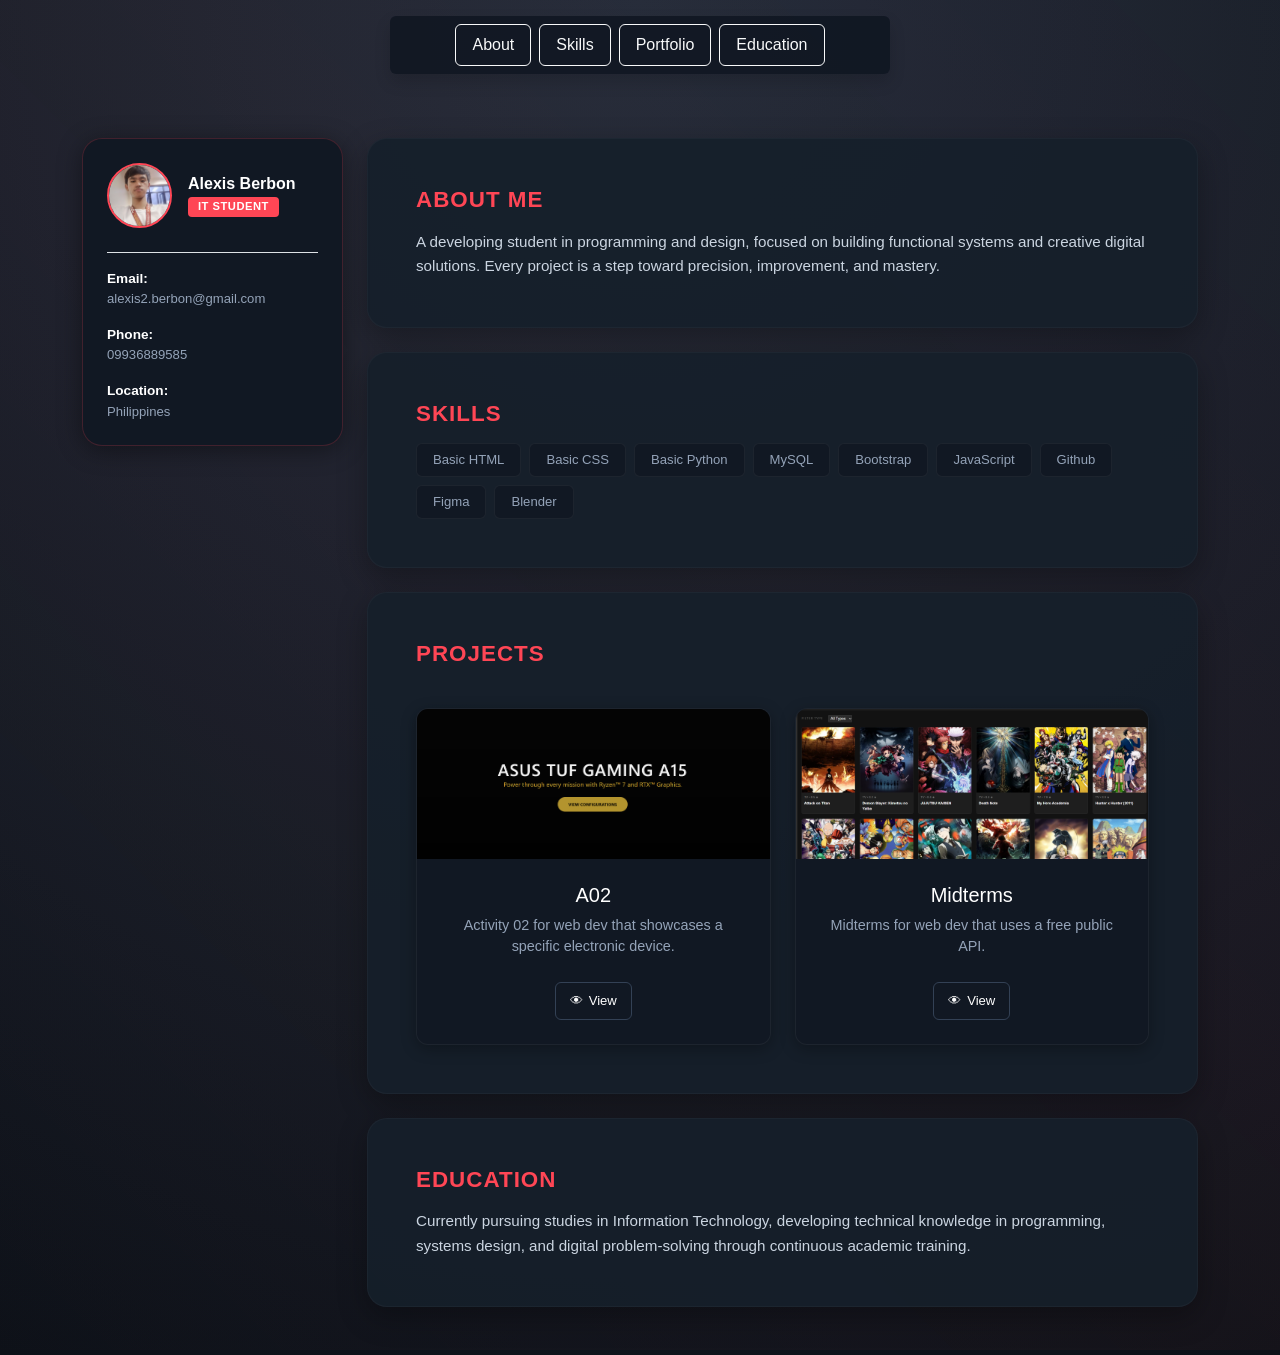
<file: index.html>
<!DOCTYPE html>
<html lang="en">

<head>
    <meta charset="UTF-8">
    <meta name="viewport" content="width=device-width, initial-scale=1">
    <title>Portfolio - Alexis Berbon</title>

    <link href="https://cdn.jsdelivr.net/npm/bootstrap@5.3.8/dist/css/bootstrap.min.css" rel="stylesheet"
        integrity="sha384-sRIl4kxILFvY47J16cr9ZwB07vP4J8+LH7qKQnuqkuIAvNWLzeN8tE5YBujZqJLB" crossorigin="anonymous">
    <link rel="stylesheet" href="css/style.css">
</head>

<body>

    <div class="bg-animation"></div>

    <!-- Desktop Navigation Bar (Top) -->
    <div class="d-none d-md-flex justify-content-center gap-2 position-sticky top-0 p-2 rounded shadow bg-dark mx-auto my-3" style="z-index: 1020; max-width: 500px; background-color: rgba(17, 24, 35, 0.95) !important;">
        <a href="#about-me" class="btn btn-outline-light px-3 py-2">About</a>
        <a href="#skills" class="btn btn-outline-light px-3 py-2">Skills</a>
        <a href="#portfolio" class="btn btn-outline-light px-3 py-2">Portfolio</a>
        <a href="#education" class="btn btn-outline-light px-3 py-2">Education</a>
    </div>

    <!-- Mobile Navigation Bar (Bottom) -->
    <div class="d-flex d-md-none justify-content-center gap-2 position-fixed bottom-0 start-50 translate-middle-x p-2 rounded shadow bg-dark mb-3 w-75" style="z-index: 1050; max-width: 400px; background-color: rgba(17, 24, 35, 0.95) !important;">
        <a href="#about-me" class="btn btn-outline-light px-2 py-1 flex-fill text-center" style="font-size: 0.75rem;">About</a>
        <a href="#skills" class="btn btn-outline-light px-2 py-1 flex-fill text-center" style="font-size: 0.75rem;">Skills</a>
        <a href="#portfolio" class="btn btn-outline-light px-2 py-1 flex-fill text-center" style="font-size: 0.75rem;">Portfolio</a>
        <a href="#education" class="btn btn-outline-light px-2 py-1 flex-fill text-center" style="font-size: 0.75rem;">Education</a>
    </div>

    <div class="container py-5">
        <div class="row g-4 align-items-start">

            <!-- Sidebar / Header Column -->
            <div class="col-lg-3 col-12">
                <header class="profile-card p-4">
                    <div class="profile-header-inline d-flex align-items-center gap-3 mb-4">
                        <img src="content/profile.jpg" alt="Profile Picture" class="profile-pic">
                        <div class="profile-title-area d-flex flex-column align-items-start">
                            <h1 class="h6 mb-1 text-white fw-semibold">Alexis Berbon</h1>
                            <span class="badge">IT Student</span>
                        </div>
                    </div>

                    <div class="contact-info border-top pt-3">
                        <p class="mb-3"><strong>Email:</strong><br><a
                                href="mailto:alexis2.berbon@gmail.com">alexis2.berbon@gmail.com</a></p>
                        <p class="mb-3"><strong>Phone:</strong><br>09936889585</p>
                        <p class="mb-0"><strong>Location:</strong><br>Philippines</p>
                    </div>
                </header>
            </div>

            <!-- Main Content Column -->
            <div class="col-lg-9 col-12">
                <main class="main-content d-flex flex-column gap-4">

                    <!-- About Me -->
                    <section class="content-card p-4 p-md-5">
                        <h2 id="about-me" class="h5 mb-3">About Me</h2>
                        <p class="mb-0">
                            A developing student in programming and design,
                            focused on building functional systems and creative digital solutions.
                            Every project is a step toward precision, improvement, and mastery.
                        </p>
                    </section>

                    <!-- Skills -->
                    <section class="content-card p-4 p-md-5">
                        <h2 id="skills" class="h5 mb-3">Skills</h2>
                        <div class="skills-container d-flex flex-wrap gap-2">
                            <span class="skill-tag">Basic HTML</span>
                            <span class="skill-tag">Basic CSS</span>
                            <span class="skill-tag">Basic Python</span>
                            <span class="skill-tag">MySQL</span>
                            <span class="skill-tag">Bootstrap</span>
                            <span class="skill-tag">JavaScript</span>
                            <span class="skill-tag">Github</span>
                            <span class="skill-tag">Figma</span>
                            <span class="skill-tag">Blender</span>
                        </div>
                    </section>

                    <!-- Portfolio -->
                    <section class="content-card p-4 p-md-5">
                        <h2 id="portfolio" class="h5 mb-3">Projects</h2>
                        <div class="row g-4 mt-1">

                            <!-- Project A02 -->
                            <div class="col-md-6 col-12">
                                <article class="project-card-v2 h-100 d-flex flex-column">
                                    <div class="project-preview-wrap">
                                        <img src="content/tuf-banner.png" alt="A02 Preview" class="project-preview-img">
                                    </div>
                                    <div class="project-details-v2 p-4 text-center d-flex flex-column flex-grow-1">
                                        <h3 class="h5 text-white mb-2">A02</h3>
                                        <p class="mb-4">Activity 02 for web dev that showcases a specific electronic device.</p>
                                        <div class="project-actions-v2 mt-auto">
                                            <a href="A02/index.html" class="action-btn-v2">
                                                <span>👁</span> View
                                            </a>
                                        </div>
                                    </div>
                                </article>
                            </div>

                            <!-- Project Midterms -->
                            <div class="col-md-6 col-12">
                                <article class="project-card-v2 h-100 d-flex flex-column">
                                    <div class="project-preview-wrap">
                                        <img src="content/anime.png" alt="Midterm Project Preview"
                                            class="project-preview-img">
                                    </div>
                                    <div class="project-details-v2 p-4 text-center d-flex flex-column flex-grow-1">
                                        <h3 class="h5 text-white mb-2">Midterms</h3>
                                        <p class="mb-4">Midterms for web dev that uses a free public API.</p>
                                        <div class="project-actions-v2 mt-auto">
                                            <a href="Midterm/index.html" class="action-btn-v2">
                                                <span>👁</span> View
                                            </a>
                                        </div>
                                    </div>
                                </article>
                            </div>

                        </div>
                    </section>

                    <!-- Education -->
                    <section class="content-card p-4 p-md-5">
                        <h2 id="education" class="h5 mb-3">Education</h2>
                        <p class="mb-0">
                            Currently pursuing studies in Information Technology,
                            developing technical knowledge in programming,
                            systems design, and digital problem-solving through continuous academic training.
                        </p>
                    </section>

                </main>
            </div>

        </div>
    </div>

    <!-- Bootstrap JS Bundle -->
    <script src="https://cdn.jsdelivr.net/npm/bootstrap@5.3.8/dist/js/bootstrap.bundle.min.js"
        integrity="sha384-FKyoEForCGlyvwx9Hj09JcYn3nv7wiPVlz7YYwJrWVcXK/BmnVDxM+D2scQbITxI"
        crossorigin="anonymous"></script>
</body>

</html>
</file>
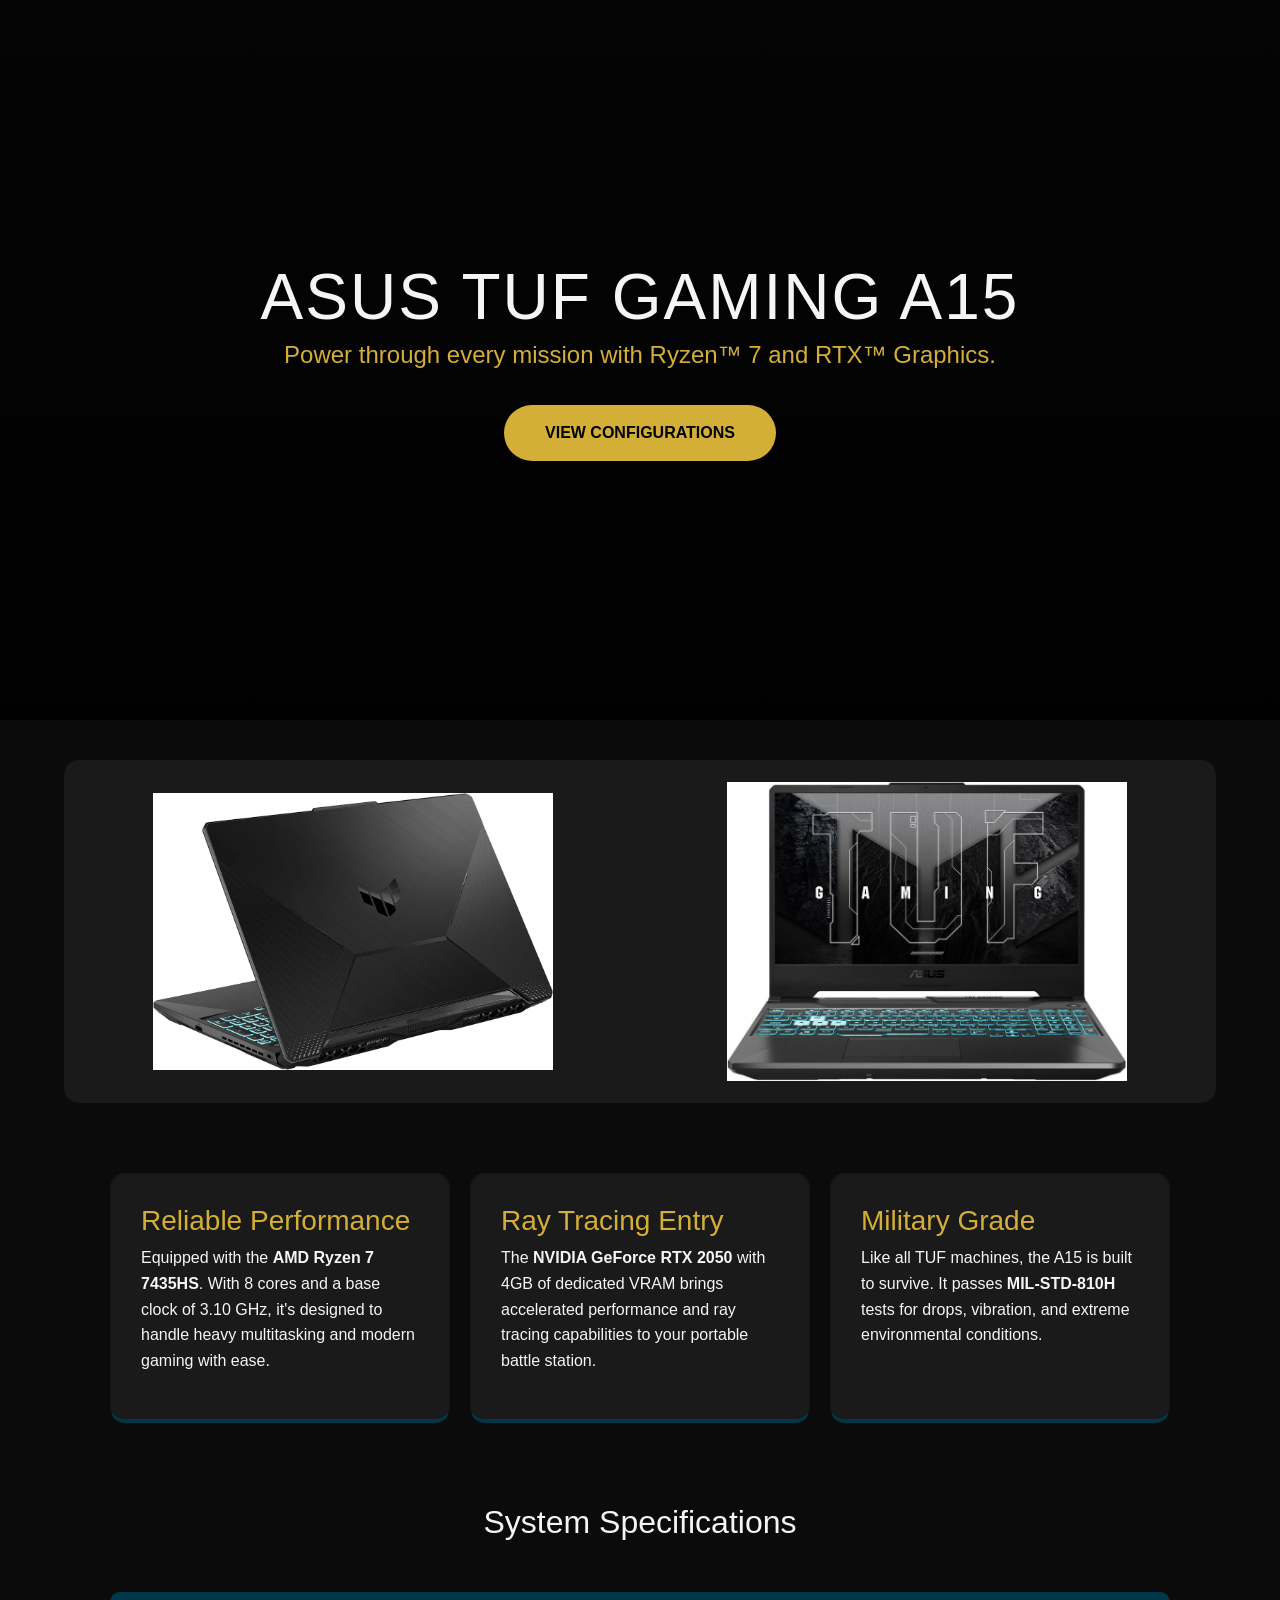
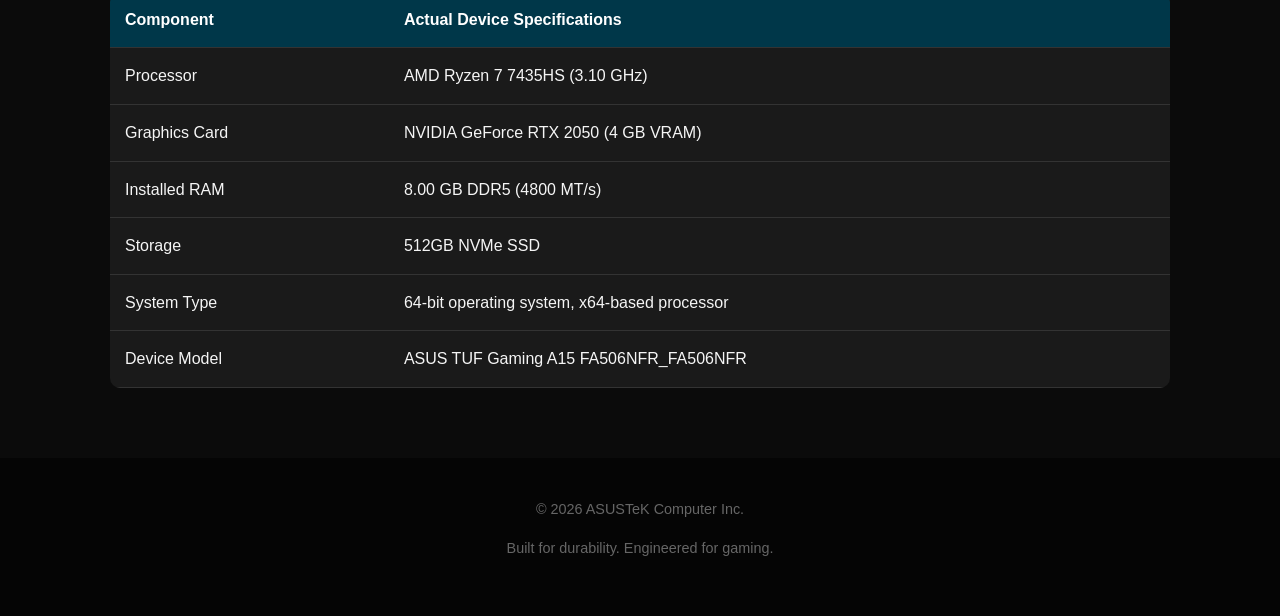
<file: A02/index.html>
<!DOCTYPE html>
<html lang="en">

<head>
    <meta charset="UTF-8">
    <meta name="viewport" content="width=device-width, initial-scale=1.0">
    <title>ASUS TUF Gaming A15 | Mechanized Endurance</title>
    <link href="https://cdn.jsdelivr.net/npm/bootstrap@5.3.8/dist/css/bootstrap.min.css" rel="stylesheet">
    <link href="style.css" rel="stylesheet">

</head>

<body>

    <header>
    <h1>ASUS TUF Gaming A15</h1>
    <p class="tagline"> Power through every mission with Ryzen™ 7 and RTX™ Graphics.</p>
    <a href="#" class="btn">View Configurations</a>
</header>

<table class="image-showcase-table">
    <tr>
        <td>
            <img class="imgframe" src="/A02/img/back.jpg" alt="Asus Tuf Gaming A15 Front">
        </td>
        <td>
            <img class="imgframe" src="img/Front.jpg" alt="Asus Tuf Gaming A15 Side">
        </td>
    </tr>
</table>
    <div class="container">
        <div class="grid">
            <div class="card">
                <h3>Reliable Performance</h3>
                <p>Equipped with the <b>AMD Ryzen 7 7435HS</b>. With 8 cores and a base clock of 3.10 GHz, it's designed
                    to handle heavy multitasking and modern gaming with ease.</p>
            </div>
            <div class="card">
                <h3>Ray Tracing Entry</h3>
                <p>The <b>NVIDIA GeForce RTX 2050</b> with 4GB of dedicated VRAM brings accelerated performance and
                    ray tracing capabilities to your portable battle station.</p>
            </div>
            <div class="card">
                <h3>Military Grade</h3>
                <p>Like all TUF machines, the A15 is built to survive. It passes <b>MIL-STD-810H</b> tests for
                    drops, vibration, and extreme environmental conditions.</p>
            </div>
        </div>

        <h2 style="margin-top: 80px; text-align: center;">System Specifications</h2>
        <table class="specs-table">
            <thead>
                <tr>
                    <th>Component</th>
                    <th>Actual Device Specifications</th>
                </tr>
            </thead>
            <tbody>
                <tr>
                    <td>Processor</td>
                    <td>AMD Ryzen 7 7435HS (3.10 GHz)</td>
                </tr>
                <tr>
                    <td>Graphics Card</td>
                    <td>NVIDIA GeForce RTX 2050 (4 GB VRAM)</td>
                </tr>
                <tr>
                    <td>Installed RAM</td>
                    <td>8.00 GB DDR5 (4800 MT/s)</td>
                </tr>
                <tr>
                    <td>Storage</td>
                    <td>512GB NVMe SSD</td>
                </tr>
                <tr>
                    <td>System Type</td>
                    <td>64-bit operating system, x64-based processor</td>
                </tr>
                <tr>
                    <td>Device Model</td>
                    <td>ASUS TUF Gaming A15 FA506NFR_FA506NFR</td>
                </tr>
            </tbody>
        </table>
    </div>

    <footer>
        <p>&copy; 2026 ASUSTeK Computer Inc.</p>
        <p>Built for durability. Engineered for gaming.</p>
    </footer>
    <script src="https://cdn.jsdelivr.net/npm/bootstrap@5.3.8/dist/js/bootstrap.bundle.min.js">
    </script>

</html>
</file>
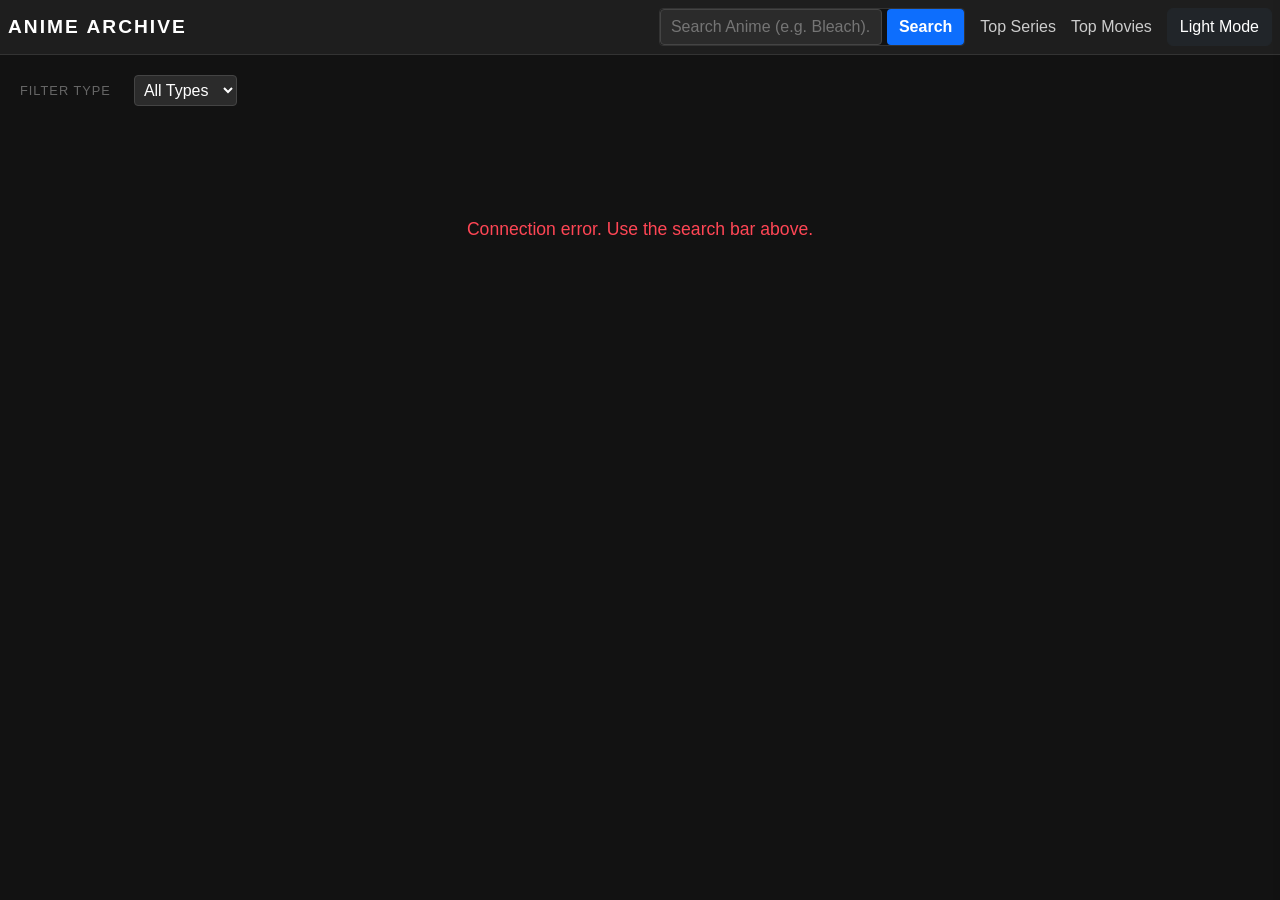
<file: Midterm/index.html>
<!DOCTYPE html>
<html lang="en">

<head>
    <meta charset="UTF-8">
    <meta name="viewport" content="width=device-width, initial-scale=1.0">
    <title>Anime Archive</title>
    <link href="https://cdn.jsdelivr.net/npm/bootstrap@5.3.3/dist/css/bootstrap.min.css" rel="stylesheet">
    <link href="style.css" rel="stylesheet">
    <style>
        body {
            background-color: #121212;
            color: #ffffff;
            font-family: Arial, sans-serif;
            margin: 0;
            padding: 0;
        }
        .top-nav {
            display: flex;
            justify-content: space-between;
            align-items: center;
            background-color: #1e1e1e;
            border-bottom: 1px solid #333;
        }
        .home-btn {
            font-weight: bold;
            font-size: 1.2rem;
            color: #fff;
        }
        .nav-right {
            display: flex;
            gap: 15px;
            align-items: center;
        }
        .search-group {
            display: flex;
            gap: 5px;
        }
        .search-group input {
            padding: 5px 10px;
            background: #2b2b2b;
            border: 1px solid #444;
            color: #fff;
            border-radius: 4px;
        }
        .search-group button {
            background: #0d6efd;
            color: #fff;
            border: none;
            padding: 5px 12px;
            border-radius: 4px;
            cursor: pointer;
        }
        .nav-link {
            color: #ccc;
            cursor: pointer;
        }
        .wrapper {
            padding: 20px;
        }
        .clan-nav {
            margin-bottom: 20px;
        }
        .clan-nav select {
            background: #2b2b2b;
            color: #fff;
            border: 1px solid #444;
            padding: 5px;
            border-radius: 4px;
        }
        #results-grid {
            display: grid;
            grid-template-columns: repeat(auto-fill, minmax(200px, 1fr));
            gap: 20px;
        }
        .card {
            background: #1e1e1e;
            border-radius: 8px;
            overflow: hidden;
            cursor: pointer;
            transition: transform 0.2s;
            border: 1px solid #333;
        }
        .card:hover {
            transform: translateY(-5px);
        }
        .card img {
            width: 100%;
            height: 280px;
            object-fit: cover;
        }
        .card-info {
            padding: 10px;
        }
        .card-race {
            font-size: 0.8rem;
            color: #888;
        }
        .card-name {
            font-weight: bold;
            font-size: 0.95rem;
            margin-top: 4px;
            color: #fff;
        }
        #profile-box {
            position: fixed;
            right: -400px;
            top: 0;
            width: 380px;
            height: 100%;
            background: #1e1e1e;
            border-left: 1px solid #333;
            box-shadow: -5px 0 15px rgba(0,0,0,0.5);
            transition: right 0.3s ease;
            padding: 20px;
            z-index: 1000;
            overflow-y: auto;
        }
        #profile-box.active {
            right: 0;
        }
        .close-btn {
            font-size: 24px;
            cursor: pointer;
            float: right;
            color: #888;
        }
        .profile-img {
            width: 100%;
            border-radius: 8px;
            margin-bottom: 15px;
        }
        .profile-title {
            font-size: 1.4rem;
            font-weight: bold;
        }
        .profile-kanji {
            color: #888;
            margin-bottom: 10px;
        }
        .stat-row {
            display: flex;
            justify-content: space-between;
            border-bottom: 1px solid #333;
            padding: 6px 0;
            font-size: 0.9rem;
        }
        .profile-desc {
            margin-top: 15px;
            font-size: 0.85rem;
            color: #ccc;
            line-height: 1.4;
        }
        .status-msg {
            grid-column: 1 / -1;
            text-align: center;
            padding: 40px;
            font-size: 1.1rem;
            color: #888;
        }
    </style>
</head>

<body>

    <header class="top-nav p-2">
        <div class="brand-container" onclick="fetchInitialAnime()">
            <div class="home-btn" style="cursor: pointer;">ANIME ARCHIVE</div>
        </div>

        <div class="nav-right">
            <div class="search-group">
                <input type="text" id="userInput" placeholder="Search Anime (e.g. Bleach)..." onkeyup="handleKeyPress(event)">
                <button onclick="fetchAnimeData()">Search</button>
            </div>
            <div class="nav-link" onclick="fetchTopSeries()">Top Series</div>
            <div class="nav-link" onclick="fetchTopMovies()">Top Movies</div>
            <button class="btn btn-dark" onclick="switchTheme()">
                <span id="modeBtn">Light Mode</span>
            </button>
        </div>
    </header>

    <div id="profile-box">
        <div class="close-btn" onclick="closeProfile()">×</div>
        <div id="profile-content"></div>
    </div>

    <main class="wrapper">
        <div class="content-box">
            <div class="clan-nav">
                <span class="clan-label me-2">FILTER TYPE</span>
                <select id="typeFilter" onchange="fetchAnimeData(this.value)">
                    <option value="">All Types</option>
                    <option value="TV">TV Series</option>
                    <option value="MOVIE">Movie</option>
                    <option value="OVA">OVA</option>
                    <option value="SPECIAL">Special</option>
                </select>
            </div>

            <div id="results-grid">
                <div class="status-msg">Loading Anime Archive...</div>
            </div>
        </div>
    </main>

    <script>
        var modeBtn = document.getElementById("modeBtn");
        var body = document.body;
        let mode = "dark";
        let loadIntervalId = null;
        
        function switchTheme() {
            if (mode === "light") {
                mode = "dark";
                modeBtn.innerHTML = "Light Mode";
            } else {
                mode = "light";
                modeBtn.innerHTML = "Dark Mode";
            }
            body.setAttribute("data-bs-theme", mode);
        }

        const ANILIST_URL = "https://graphql.anilist.co";

        const ANIME_QUERY = `
            query ($search: String, $format: MediaFormat, $sort: [MediaSort]) {
                Page(perPage: 30) {
                    media(search: $search, format: $format, sort: $sort, type: ANIME, isAdult: false) {
                        id
                        title {
                            romaji
                            english
                            native
                        }
                        coverImage {
                            large
                            extraLarge
                        }
                        format
                        averageScore
                        episodes
                        status
                        description
                        siteUrl
                    }
                }
            }
        `;

        function handleKeyPress(e) {
            if (e.key === 'Enter') {
                fetchAnimeData();
            }
        }

        function clearTimer() {
            if (loadIntervalId) {
                clearInterval(loadIntervalId);
                loadIntervalId = null;
            }
        }

        async function queryAniList(variables) {
            const response = await fetch(ANILIST_URL, {
                method: 'POST',
                headers: {
                    'Content-Type': 'application/json',
                    'Accept': 'application/json',
                },
                body: JSON.stringify({
                    query: ANIME_QUERY,
                    variables: variables
                })
            });
            const json = await response.json();
            return json.data?.Page?.media || [];
        }

        async function fetchAnimeData(typeValue = null) {
            clearTimer();
            const query = document.getElementById('userInput').value.trim();
            const filterType = typeValue || document.getElementById('typeFilter').value;
            const grid = document.getElementById('results-grid');

            if (!query && !typeValue) {
                fetchInitialAnime();
                return;
            }

            grid.innerHTML = "<p class='status-msg'>Accessing Global Database...</p>";

            try {
                const variables = {};
                if (query) variables.search = query;
                if (filterType) variables.format = filterType;

                const animeList = await queryAniList(variables);
                staggerRenderGrid(animeList);
            } catch (err) {
                grid.innerHTML = `<p class='status-msg' style="color:#ff4655">Database Error: Connection Interrupted.</p>`;
            }
        }

        function staggerRenderGrid(animeList) {
            clearTimer();
            const grid = document.getElementById('results-grid');
            grid.innerHTML = "";

            const safeList = animeList.filter(anime => {
                if (!anime || !anime.coverImage) return false;
                const imgUrl = anime.coverImage.large || anime.coverImage.extraLarge;
                if (!imgUrl || imgUrl.includes("default") || imgUrl.includes("placeholder")) return false;
                return true;
            });

            if (safeList.length === 0) {
                grid.innerHTML = "<p class='status-msg'>No safe matches found in this sector.</p>";
                return;
            }

            let currentIndex = 0;
            const batchSize = 3;

            function renderNextBatch() {
                const chunk = safeList.slice(currentIndex, currentIndex + batchSize);
                
                chunk.forEach(anime => {
                    const card = document.createElement('div');
                    card.className = 'card';
                    card.onclick = () => openProfile(anime);

                    const posterImg = anime.coverImage.large || anime.coverImage.extraLarge;
                    const title = anime.title.english || anime.title.romaji || 'Unknown Title';
                    const type = anime.format || 'N/A';
                    const score = anime.averageScore ? (anime.averageScore / 10).toFixed(1) : 'N/A';

                    card.innerHTML = `
                        <img src="${posterImg}" alt="${title}">
                        <div class="card-info">
                            <div class="card-race">${type} • ${score} ★</div>
                            <div class="card-name">${title}</div>
                        </div>
                    `;
                    grid.appendChild(card);
                });

                currentIndex += batchSize;
                if (currentIndex >= safeList.length) {
                    clearTimer();
                }
            }

            // Render first 3 items immediately
            renderNextBatch();

            // Render 3 items every 3 seconds (3000ms)
            if (currentIndex < safeList.length) {
                loadIntervalId = setInterval(() => {
                    renderNextBatch();
                }, 3000);
            }
        }

        async function fetchTopSeries() {
            clearTimer();
            const grid = document.getElementById('results-grid');
            document.getElementById('userInput').value = "";
            grid.innerHTML = "<p class='status-msg'>Accessing High-Ranked Series...</p>";

            try {
                const animeList = await queryAniList({ format: "TV", sort: ["SCORE_DESC"] });
                staggerRenderGrid(animeList);
            } catch (err) {
                grid.innerHTML = `<p class='status-msg' style="color:#ff4655">Error: Could not retrieve series rankings.</p>`;
            }
        }

        async function fetchTopMovies() {
            clearTimer();
            const grid = document.getElementById('results-grid');
            document.getElementById('userInput').value = "";
            grid.innerHTML = "<p class='status-msg'>Accessing High-Ranked Movies...</p>";

            try {
                const animeList = await queryAniList({ format: "MOVIE", sort: ["SCORE_DESC"] });
                staggerRenderGrid(animeList);
            } catch (err) {
                grid.innerHTML = `<p class='status-msg' style="color:#ff4655">Error: Could not retrieve movie rankings.</p>`;
            }
        }

        async function fetchInitialAnime() {
            clearTimer();
            const grid = document.getElementById('results-grid');
            document.getElementById('userInput').value = "";
            grid.innerHTML = "<p class='status-msg'>Loading Anime Archive...</p>";

            try {
                const animeList = await queryAniList({ sort: ["POPULARITY_DESC"] });
                if (animeList.length > 0) {
                    staggerRenderGrid(animeList);
                    return;
                }
            } catch (err) {
                grid.innerHTML = `<p class='status-msg' style="color:#ff4655">Connection error. Use the search bar above.</p>`;
            }
        }

        function openProfile(anime) {
            const box = document.getElementById('profile-box');
            const content = document.getElementById('profile-content');

            const largeImg = anime.coverImage.extraLarge || anime.coverImage.large;
            const title = anime.title.english || anime.title.romaji || 'Unknown Title';
            const kanji = anime.title.native || '';
            const episodes = anime.episodes || '??';
            const status = anime.status || 'N/A';
            const synopsis = anime.description ? anime.description.replace(/<[^>]*>?/gm, '') : 'No synopsis available.';
            const aniListUrl = anime.siteUrl;

            content.innerHTML = `
                <img src="${largeImg}" class="profile-img">
                <div class="profile-title">${title}</div>
                <div class="profile-kanji">${kanji}</div>
                <div class="stat-row"><span class="stat-label">Episodes</span><span>${episodes}</span></div>
                <div class="stat-row"><span class="stat-label">Status</span><span>${status}</span></div>
                <p class="profile-desc">${synopsis}</p>
                <div style="margin-top: 20px;">
                    <a href="${aniListUrl}" target="_blank" style="color: #4a90e2; text-decoration: none; font-weight: bold;">View on AniList →</a>
                </div>
            `;
            box.classList.add('active');
        }

        function closeProfile() {
            document.getElementById('profile-box').classList.remove('active');
        }

        window.onload = () => fetchInitialAnime();
    </script>
    <script src="https://cdn.jsdelivr.net/npm/bootstrap@5.3.3/dist/js/bootstrap.bundle.min.js"></script>
</body>

</html>
</file>
<file: css/style.css>
/* Smooth scrolling for anchor links */
html {
    scroll-behavior: smooth;
}

/* Base Page & Background */
body {
    margin: 0;
    background: radial-gradient(circle at top, #1f2c3a, #0b1118); 
    font-family: -apple-system, BlinkMacSystemFont, "Segoe UI", Roboto, Helvetica, Arial, sans-serif;
    color: #cbd5e1;
    min-height: 100vh;
    box-sizing: border-box;
    position: relative;
}

/* Animated Background Glow Layer */
.bg-animation {
    position: fixed;
    top: -50%;
    left: -50%;
    width: 200%;
    height: 200%;
    background: linear-gradient(
        45deg,
        transparent,
        rgba(255, 70, 85, 0.05),
        transparent
    );
    animation: bgmove 15s linear infinite;
    z-index: -1;
    pointer-events: none;
}

@keyframes bgmove {
    0% { transform: rotate(0deg); }
    100% { transform: rotate(360deg); }
}

/* Left Sidebar Box */
.profile-card {
    background-color: #111823;
    color: white;
    border-radius: 20px;
    border: 1px solid rgba(255, 70, 85, 0.2);
    box-shadow: 0 4px 25px rgba(0, 0, 0, 0.4);
    box-sizing: border-box;
    position: sticky;
    top: 40px;
}

.profile-pic {
    width: 65px;
    height: 65px;
    border-radius: 50%;
    object-fit: cover;
    border: 2px solid #ff4655;
    background-color: #1e293b;
    flex-shrink: 0;
}

.badge {
    background-color: #ff4655;
    color: white;
    font-size: 0.7rem;
    padding: 4px 10px;
    border-radius: 4px;
    font-weight: 600;
    text-transform: uppercase;
    letter-spacing: 0.5px;
}

.contact-info {
    border-top: 1px solid rgba(255, 255, 255, 0.08);
}

.contact-info p {
    font-size: 0.82rem;
    line-height: 1.5;
    color: #94a3b8;
}

.contact-info strong {
    color: #ffffff;
    font-size: 0.85rem;
}

.contact-info a {
    color: #94a3b8;
    text-decoration: none;
}

.contact-info a:hover {
    color: #ff4655;
}

/* Main Content Cards */
.content-card {
    background-color: rgba(22, 32, 43, 0.9);
    border-radius: 20px;
    border: 1px solid rgba(255, 255, 255, 0.03);
    box-shadow: 0 10px 30px rgba(0, 0, 0, 0.3);
}

.content-card h2 {
    color: #ff4655;
    font-size: 1.4rem;
    text-transform: uppercase;
    font-weight: 700;
    letter-spacing: 1px;
}

.content-card p {
    font-size: 0.95rem;
    line-height: 1.6;
    color: #cbd5e1;
}

/* Sticky Navigation Bar Styling */
.main-content .position-sticky {
    background-color: rgba(17, 24, 35, 0.95) !important;
    border: 1px solid rgba(255, 255, 255, 0.05);
    backdrop-filter: blur(8px);
    box-shadow: 0 8px 20px rgba(0, 0, 0, 0.3);
}

/* Navigation Buttons Theming */
.main-content .position-sticky .btn-outline-light {
    border-color: #334155;
    color: #94a3b8;
    font-size: 0.85rem;
    font-weight: 500;
    transition: all 0.2s ease;
}

.main-content .position-sticky .btn-outline-light:hover,
.main-content .position-sticky .btn-outline-light:focus {
    background-color: rgba(255, 70, 85, 0.15);
    border-color: #ff4655;
    color: #ffffff;
}

/* Skills Tags */
.skill-tag {
    background-color: #111823;
    color: #94a3b8;
    border: 1px solid rgba(255, 255, 255, 0.05);
    font-size: 0.82rem;
    padding: 6px 16px;
    border-radius: 6px;
    font-weight: 500;
}

/* Project Cards */
.project-card-v2 {
    background-color: #111823;
    border-radius: 12px;
    overflow: hidden;
    border: 1px solid rgba(255, 255, 255, 0.05);
    box-shadow: 0 4px 15px rgba(0, 0, 0, 0.3);
}

.project-preview-wrap {
    width: 100%;
    height: 150px;
    overflow: hidden;
}

.project-preview-img {
    width: 100%;
    height: 100%;
    object-fit: cover;
}

.project-details-v2 p {
    font-size: 0.9rem;
    color: #94a3b8;
    line-height: 1.5;
}

.action-btn-v2 {
    display: inline-flex;
    align-items: center;
    gap: 6px;
    text-decoration: none;
    font-size: 0.82rem;
    font-weight: 500;
    color: #ffffff;
    border: 1px solid #334155;
    padding: 8px 14px;
    border-radius: 6px;
    transition: background-color 0.2s, border-color 0.2s;
}

.action-btn-v2:hover {
    background-color: rgba(255, 255, 255, 0.05);
    border-color: #ff4655; 
    color: #ffffff;
}
</file>
<file: A02/style.css>
:root {
    --brand-blue: #003749;
    --accent-gold: #d4af37;
    --text-light: #f4f4f4;
}

body {
    font-family: 'Segoe UI', Tahoma, Geneva, Verdana, sans-serif;
    margin: 0;
    background-color: #0b0b0b;
    color: var(--text-light);
    line-height: 1.6;
}

header {
    height: 80vh;
    background: linear-gradient(rgba(0, 0, 0, 0.6), rgba(0, 0, 0, 0.9)),
        url('https://images.unsplash.com/photo-1611186871348-b1ec696e5205?auto=format&fit=crop&q=80&w=2000') no-repeat center center/cover;
    display: flex;
    flex-direction: column;
    justify-content: center;
    align-items: center;
    text-align: center;
    padding: 20px;
}

/* Container for the images */
.image-showcase-table {
    width: 90%; /* Increased width to fit two images side-by-side */
    margin: 40px auto;
    border-collapse: collapse;
    background: #1a1a1a;
    border: 2px solid var(--brand-blue);
    border-radius: 15px;
    overflow: hidden;
}

.image-showcase-table td {
    padding: 20px;
    text-align: center;
    vertical-align: middle;
    width: 50%; /* Ensures both images have equal space */
}

.imgframe {
    width: 100%;      
    max-width: 400px;  
    height: auto;     
    display: block;
    margin: 0 auto;
}
.imgframe:hover {
    transform: scale(1.05); /* Added a nice zoom effect on hover */
}

/* Standardized Specs Table */
.specs-table {
    width: 100%;
    margin-top: 50px;
    border-collapse: collapse;
    background: #1a1a1a;
    color: whitesmoke;
    border-radius: 10px;
    overflow: hidden;
}

.specs-table th, .specs-table td {
    padding: 15px;
    text-align: left;
    border-bottom: 1px solid #333;
}

.specs-table th {
    background-color: var(--brand-blue);
    color: white;
}

/* Global Styles */
h1 {
    font-size: 4rem;
    margin: 0;
    letter-spacing: 2px;
    color: whitesmoke;
    text-transform: uppercase;
}

.tagline {
    font-size: 1.5rem;
    color: var(--accent-gold);
    margin-bottom: 30px;
}

.container {
    max-width: 1100px;
    margin: 50px auto;
    padding: 20px;
}

.grid {
    display: grid;
    grid-template-columns: repeat(auto-fit, minmax(300px, 1fr));
    gap: 20px;
}

.card {
    background: #1a1a1a;
    color: whitesmoke;
    padding: 30px;
    border-radius: 15px;
    border-bottom: 4px solid var(--brand-blue);
    transition: transform 0.3s ease;
}

.card:hover {
    transform: translateY(-10px);
}

.card h3 {
    color: var(--accent-gold);
    margin-top: 0;
}

footer {
    text-align: center;
    padding: 40px;
    background: #050505;
    font-size: 0.9rem;
    color: #666;
}

.btn {
    background: var(--accent-gold);
    color: black;
    padding: 15px 40px;
    text-decoration: none;
    font-weight: bold;
    border-radius: 30px;
    text-transform: uppercase;
    transition: opacity 0.3s;
}

.btn:hover {
    opacity: 0.8;
}
</file>
<file: Midterm/style.css>
:root {
    --bg-black: #0a0a0a;
    --card-gray: #161616;
    --border-dim: #2a2a2a;
    --text-white: #e0e0e0;
    --accent-star: #fbbf24;
    --primary-accent: #00aaff; 
    --error-red: #ff0040; 
}

body {
    background-color: var(--bg-black);
    color: var(--text-white);
    font-family: 'Segoe UI', Roboto, Helvetica, Arial, sans-serif;
    margin: 0;
    overflow-x: hidden;
}

.top-nav {
    height: var(--nav-height);
    background: rgba(0, 0, 0, 0.9);
    border-bottom: 1px solid var(--border-dim);
    display: flex;
    align-items: center;
    justify-content: space-between;
    padding: 0 5%;
    position: sticky;
    top: 0;
    z-index: 1000;
}

.brand-container {
    display: flex;
    align-items: center;
    cursor: pointer;
}

.nav-logo {
    height: 40px;
    margin-right: 15px;
    filter: brightness(0) invert(1);
}

.home-btn {
    font-weight: bold;
    letter-spacing: 2px;
    font-size: 1.2rem;
}

.nav-right {
    display: flex;
    align-items: center;
    gap: 20px;
}

.search-group {
    border: 1px solid #333;
    border-radius: 4px;
    background: #111;
}

.search-group input {
    background: transparent;
    border: none;
    padding: 8px;
    color: white;
}

.search-group button {
    background: var(--quincy-blue);
    border: none;
    color: rgb(240, 239, 239);
    padding: 5px 15px;
    border-radius: 3px;
    font-weight: bold;
    cursor: pointer;
}

.wrapper {
    padding: 40px 5%;
}

.clan-nav {
    margin-bottom: 30px;
    display: flex;
    align-items: center;
    gap: 15px;
}

.clan-label {
    font-size: 0.8rem;
    color: #666;
    letter-spacing: 1px;
}

select {
    background: #111;
    color: white;
    border: 1px solid var(--border-dim);
    padding: 5px 10px;
}

/* Results Grid */
#results-grid {
    display: grid;
    grid-template-columns: repeat(auto-fill, minmax(220px, 1fr));
    gap: 25px;
}

.placeholder-text, .status-msg {
    grid-column: 1 / -1;
    text-align: center;
    color: #555;
    margin-top: 50px;
}

/* Card Styling */
.card {
    background: var(--card-gray);
    border: 1px solid var(--border-dim);
    border-radius: 8px;
    overflow: hidden;
    transition: transform 0.3s ease, border-color 0.3s ease;
    cursor: pointer;
    height: 100%;
}

.card:hover {
    transform: translateY(-5px);
    border-color: var(--quincy-blue);
    background: #1e1e1e;
}

.card img {
    width: 100%;
    height: 300px;
    object-fit: cover;
    border-bottom: 1px solid var(--border-dim);
}

.card-info {
    padding: 15px;
}

.card-race {
    font-size: 0.75rem;
    text-transform: uppercase;
    color: var(--quincy-blue);
    margin-bottom: 5px;
}

.card-name {
    font-weight: bold;
    font-size: 1rem;
    color: var(--text-white);
    display: -webkit-box;
    -webkit-line-clamp: 2;
    line-clamp: 2; 
    -webkit-box-orient: vertical;
    overflow: hidden;
}


#profile-box {
    position: fixed;
    top: 0;
    right: -100%;
    width: 400px;
    height: 100%;
    background: #0f0f0f;
    border-left: 2px solid var(--quincy-blue);
    z-index: 2000;
    transition: 0.4s ease-in-out;
    padding: 40px 20px;
    overflow-y: auto;
    box-shadow: -10px 0 30px rgba(0,0,0,0.8);
}

#profile-box.active {
    right: 0;
}

.close-btn {
    position: absolute;
    top: 20px;
    right: 20px;
    font-size: 2rem;
    cursor: pointer;
    color: #666;
}

.close-btn:hover { color: white; }

.profile-img {
    width: 100%;
    border-radius: 4px;
    margin-bottom: 20px;
}

.profile-title {
    font-size: 1.5rem;
    font-weight: bold;
    margin-bottom: 5px;
}

.profile-kanji {
    color: #555;
    margin-bottom: 20px;
}

.stat-row {
    display: flex;
    justify-content: space-between;
    padding: 8px 0;
    border-bottom: 1px solid #222;
}

.stat-label {
    color: #888;
    font-weight: bold;
}

.profile-desc {
    margin-top: 20px;
    font-size: 0.9rem;
    line-height: 1.6;
    color: #bbb;
}
[data-bs-theme="light"] {
    background-color: #b2adad;
}
[data-bs-theme="dark"] {
    background-color: #121010;
}
</file>
